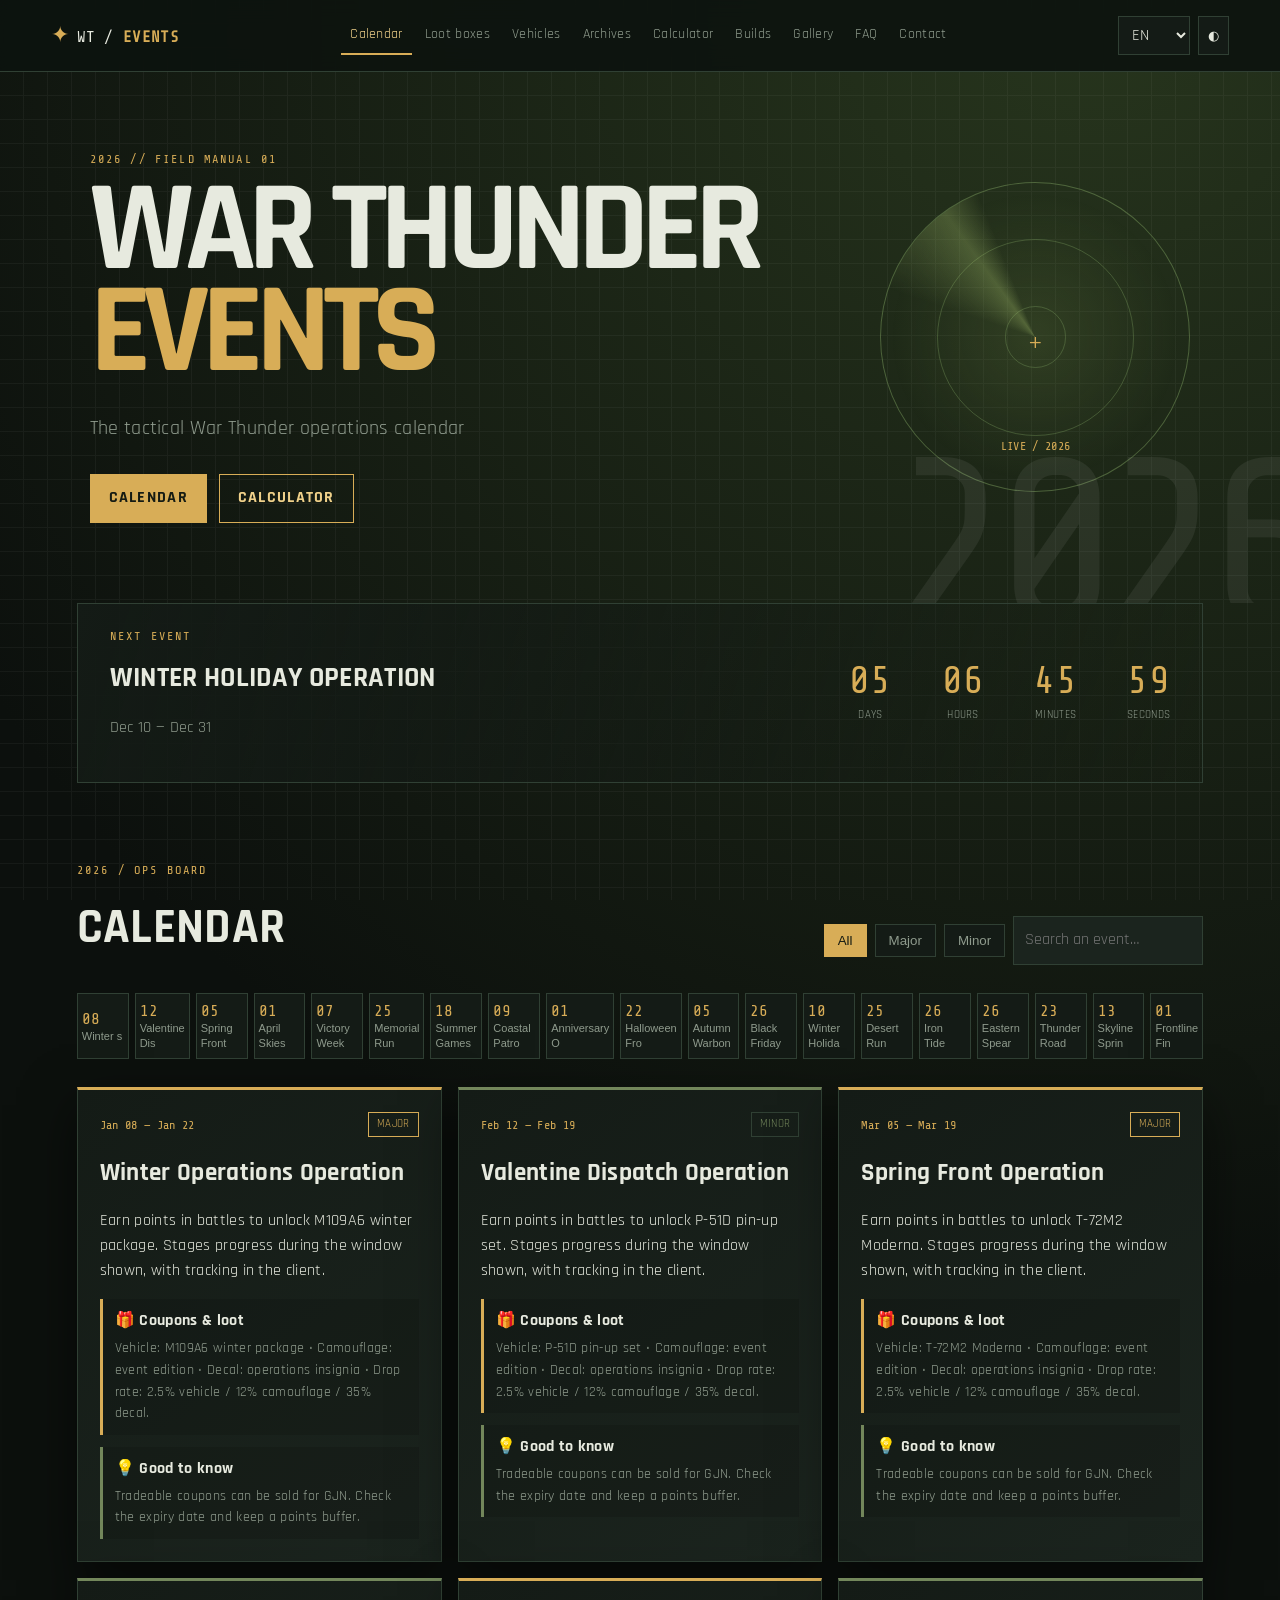
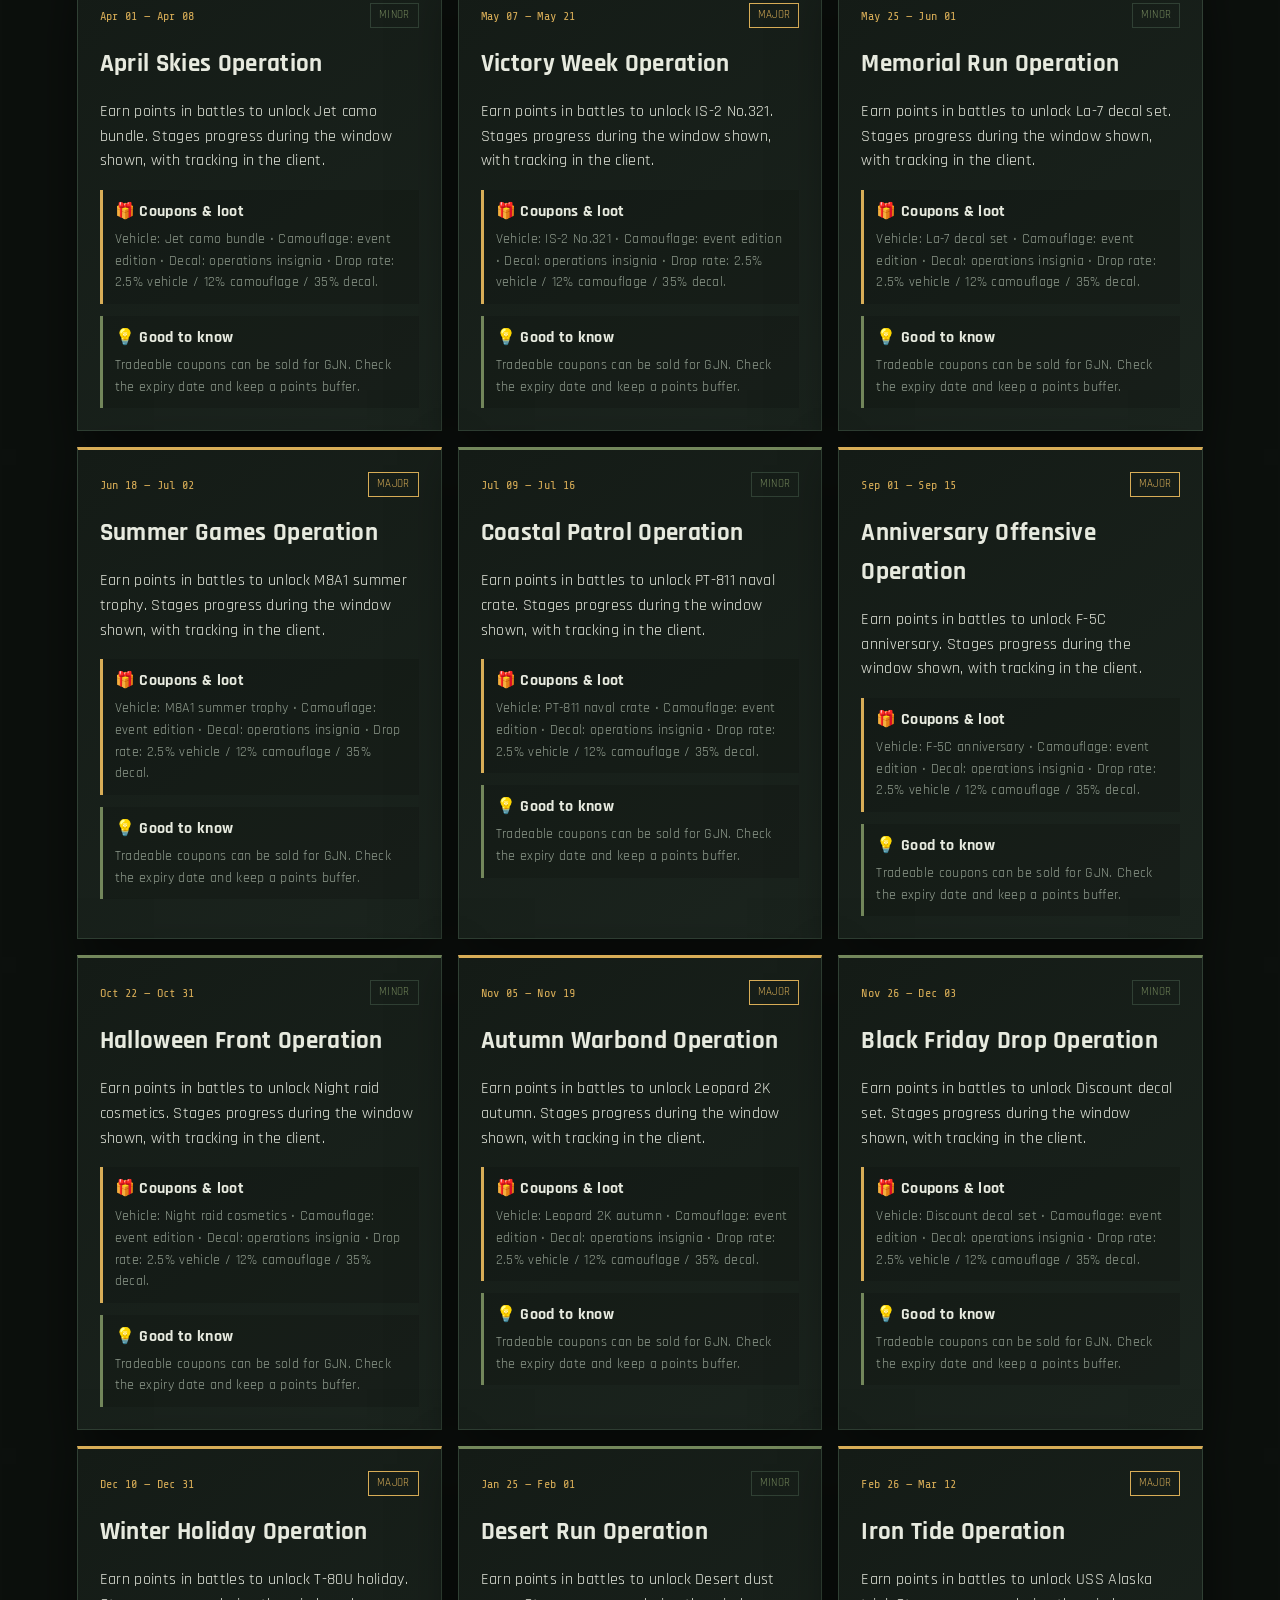
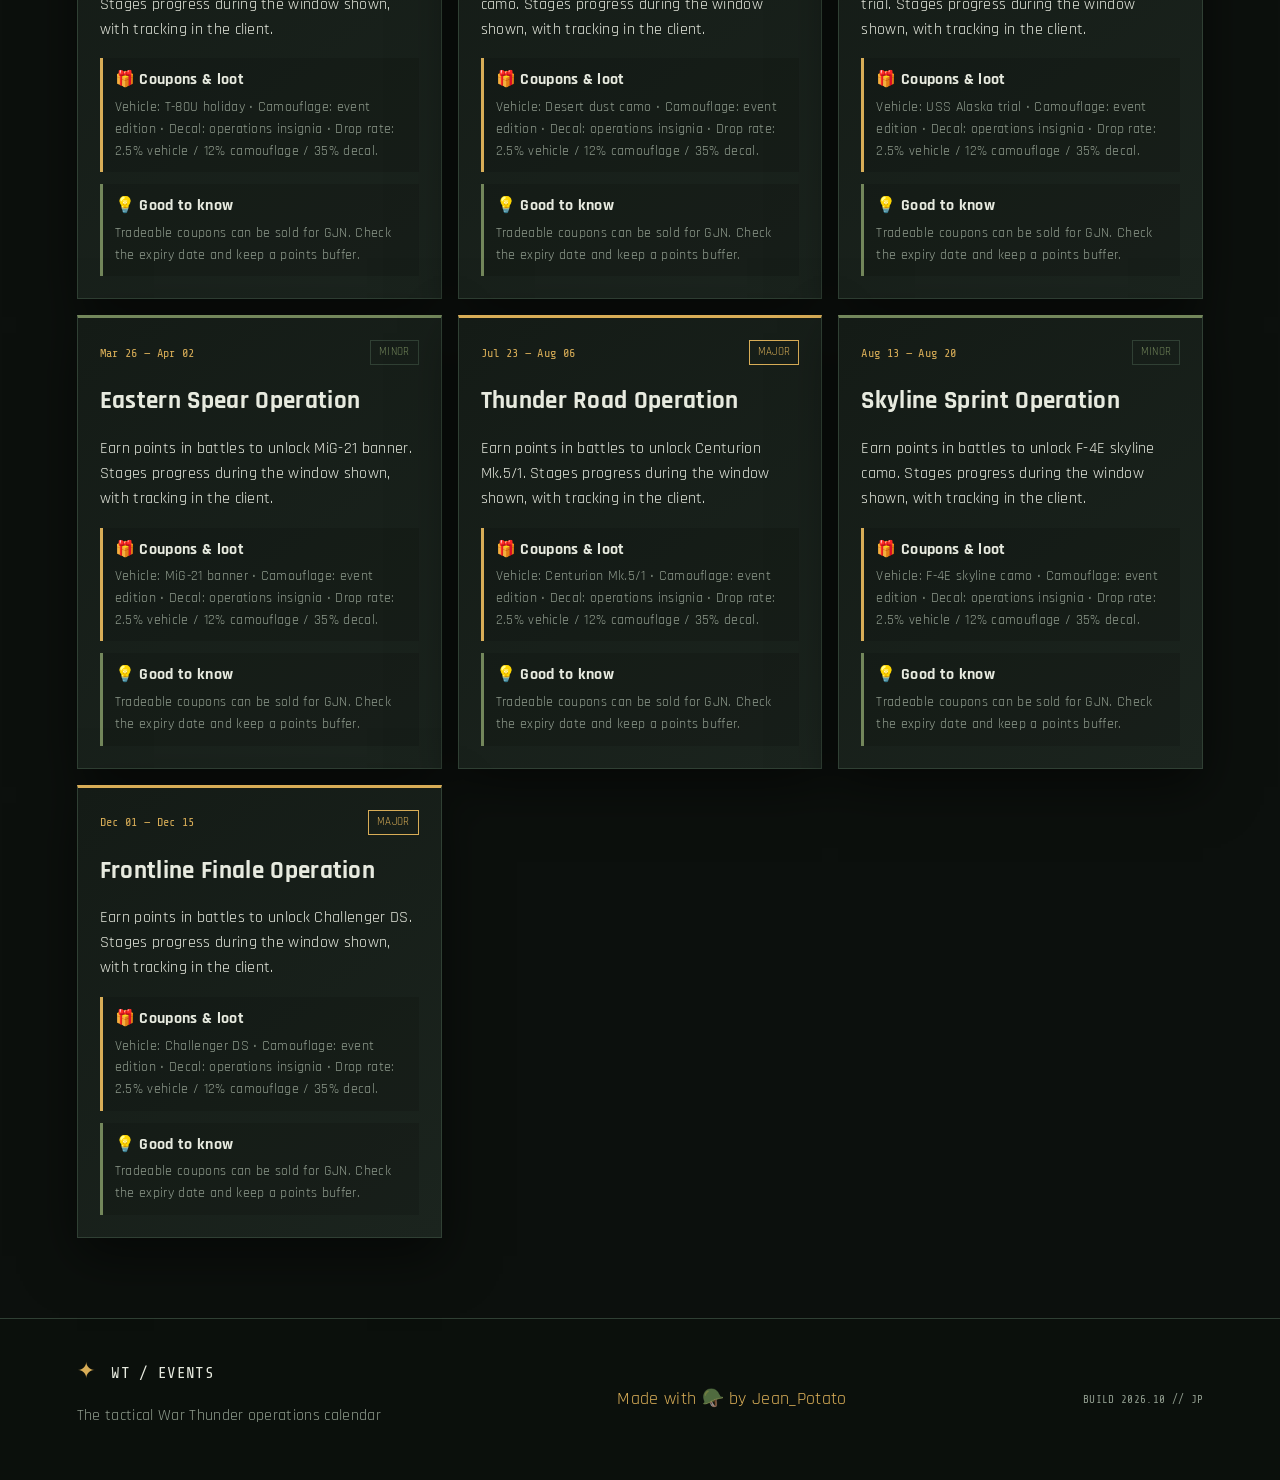
<file: index.html>
<!doctype html><html lang="fr"><head><meta charset="utf-8"><meta name="viewport" content="width=device-width,initial-scale=1"><meta name="author" content="Jean_Potato"><meta name="description" content="War Thunder Events 2026 — by Jean_Potato"><title>War Thunder Events 2026 — WT Events 2026</title><link rel="preconnect" href="https://fonts.googleapis.com"><link href="https://fonts.googleapis.com/css2?family=Rajdhani:wght@400;500;600;700&family=Share+Tech+Mono&display=swap" rel="stylesheet"><link rel="stylesheet" href="style.css"></head><body><div id="site-header"></div><main class="page-wrap"><section class="hero"><div class="hero-copy"><p class="eyebrow">2026 // FIELD MANUAL 01</p><h1>War Thunder<br><em>Events</em></h1><p class="lede" data-i18n="tagline"></p><div class="hero-actions"><a class="button button-gold" href="#calendar" data-i18n="home"></a><a class="button button-ghost" href="calculateur.html" data-i18n="calculator"></a></div></div><div class="hero-radar"><div class="radar-ring r1"></div><div class="radar-ring r2"></div><div class="radar-sweep"></div><span class="radar-cross">+</span><div class="radar-label">LIVE / 2026</div></div></section><section class="countdown-panel"><div><p class="eyebrow" data-i18n="next"></p><h2 id="next-name">—</h2><p id="next-date" class="muted">—</p></div><div id="countdown" class="countdown"><div><b id="cd-days">00</b><small data-i18n="days"></small></div><div><b id="cd-hours">00</b><small data-i18n="hours"></small></div><div><b id="cd-minutes">00</b><small data-i18n="minutes"></small></div><div><b id="cd-seconds">00</b><small data-i18n="seconds"></small></div></div></section><section id="calendar" class="section"><div class="section-head"><div><p class="eyebrow">2026 / OPS BOARD</p><h2 data-i18n="home"></h2></div><div class="filters"><button class="filter active" data-filter="all" data-i18n="all"></button><button class="filter" data-filter="major" data-i18n="major"></button><button class="filter" data-filter="minor" data-i18n="minor"></button><input id="event-search" type="search" data-i18n-placeholder="search" placeholder="Search…"></div></div><div id="calendar-grid" class="calendar-grid"></div><div id="events-grid" class="cards-grid"></div></section></main><div id="site-footer"></div><script src="i18n.js"></script><script src="script.js"></script><script>injectLayout('index');initTheme();applyLang();if(window.pageRender) window.pageRender();</script></body></html>
</file>
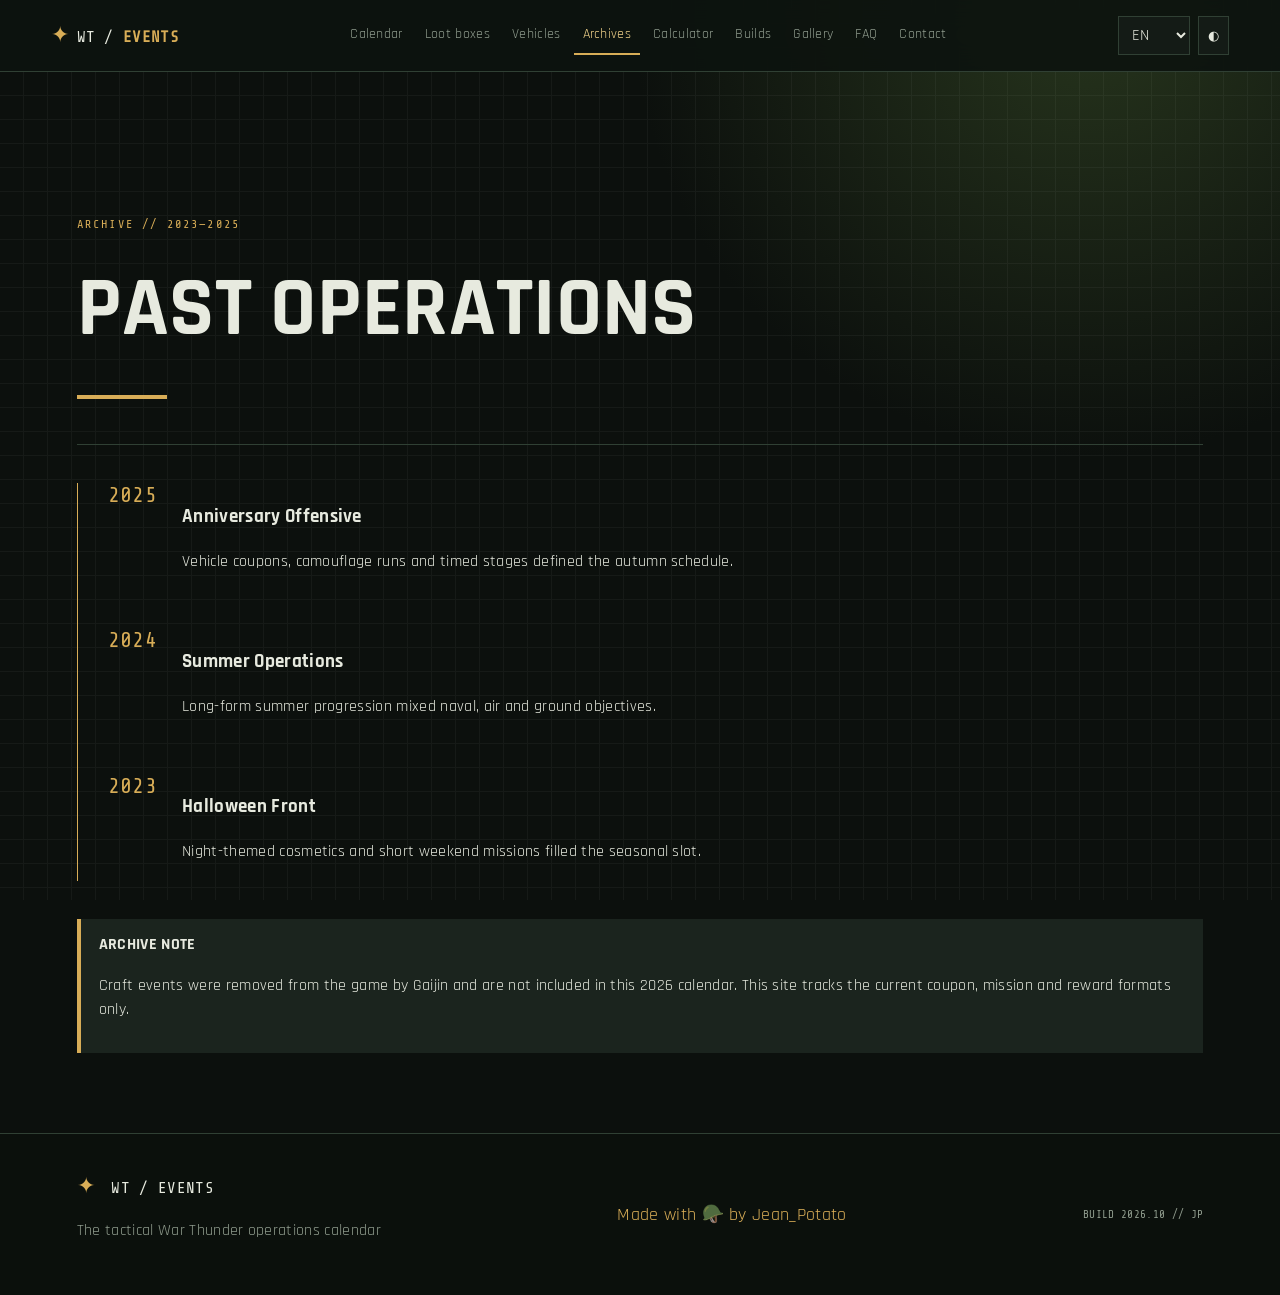
<file: archives.html>
<!doctype html><html lang="fr"><head><meta charset="utf-8"><meta name="viewport" content="width=device-width,initial-scale=1"><meta name="author" content="Jean_Potato"><meta name="description" content="War Thunder Events 2026 — by Jean_Potato"><title>Archives — WT Events 2026</title><link rel="preconnect" href="https://fonts.googleapis.com"><link href="https://fonts.googleapis.com/css2?family=Rajdhani:wght@400;500;600;700&family=Share+Tech+Mono&display=swap" rel="stylesheet"><link rel="stylesheet" href="style.css"></head><body><div id="site-header"></div><main class="page-wrap"><section class="content-narrow"><section class="page-hero"><p class="eyebrow">ARCHIVE // 2023—2025</p><h1 data-i18n="past"></h1><span class="hero-rule"></span></section><div class="timeline"><article><time>2025</time><div><h3>Anniversary Offensive</h3><p>Vehicle coupons, camouflage runs and timed stages defined the autumn schedule.</p></div></article><article><time>2024</time><div><h3>Summer Operations</h3><p>Long-form summer progression mixed naval, air and ground objectives.</p></div></article><article><time>2023</time><div><h3>Halloween Front</h3><p>Night-themed cosmetics and short weekend missions filled the seasonal slot.</p></div></article></div><div class="warning-box"><strong>ARCHIVE NOTE</strong><p>Craft events were removed from the game by Gaijin and are not included in this 2026 calendar. This site tracks the current coupon, mission and reward formats only.</p></div></section></main><div id="site-footer"></div><script src="i18n.js"></script><script src="script.js"></script><script>injectLayout('archives');initTheme();applyLang();if(window.pageRender) window.pageRender();</script></body></html>
</file>
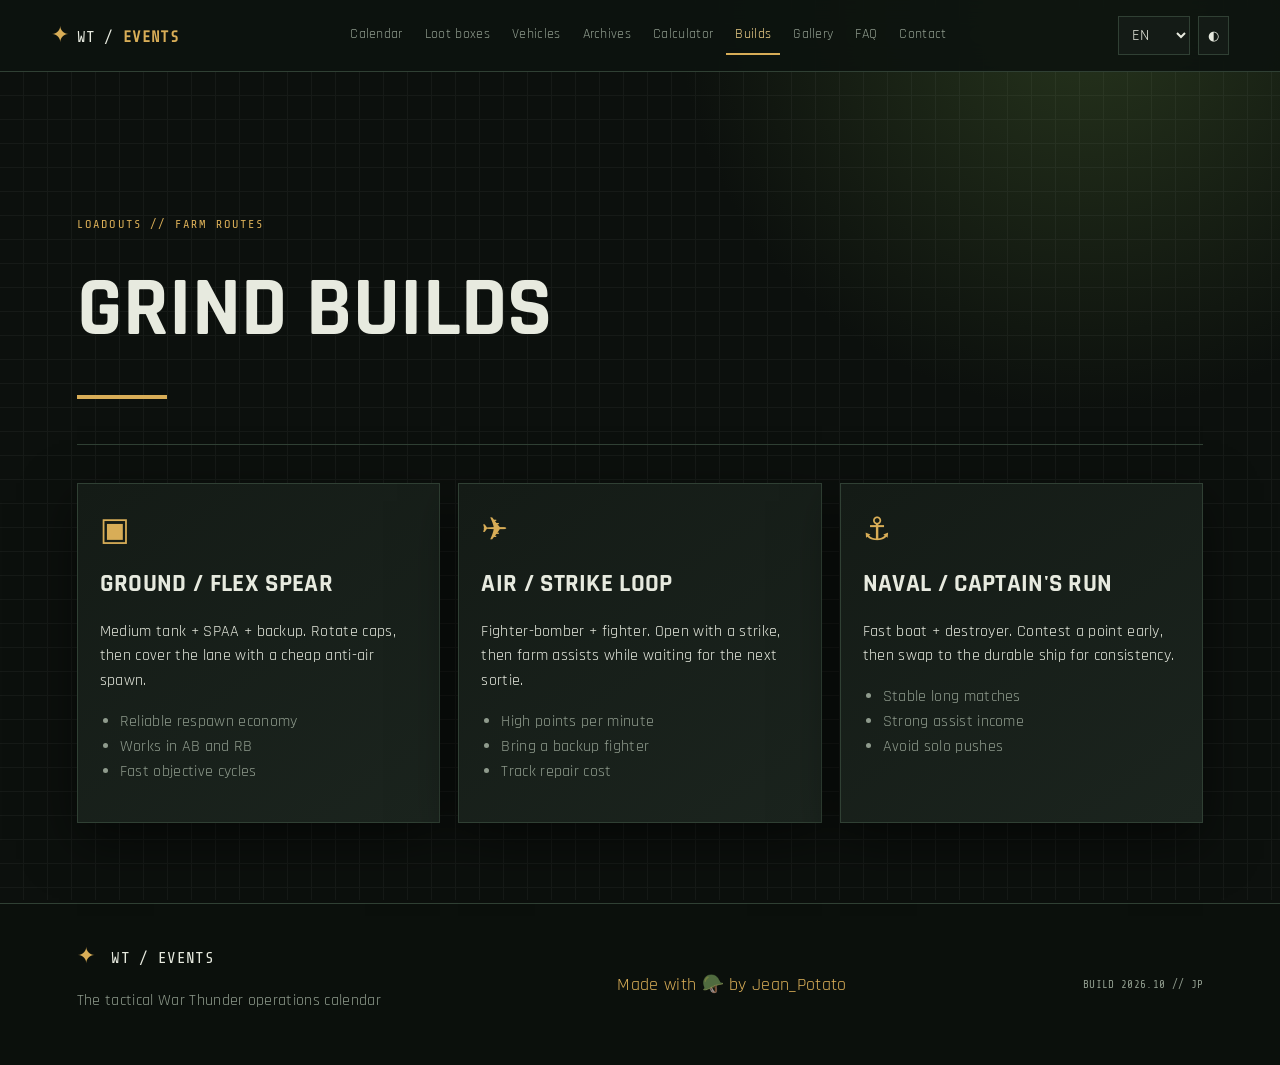
<file: builds.html>
<!doctype html><html lang="fr"><head><meta charset="utf-8"><meta name="viewport" content="width=device-width,initial-scale=1"><meta name="author" content="Jean_Potato"><meta name="description" content="War Thunder Events 2026 — by Jean_Potato"><title>Builds — WT Events 2026</title><link rel="preconnect" href="https://fonts.googleapis.com"><link href="https://fonts.googleapis.com/css2?family=Rajdhani:wght@400;500;600;700&family=Share+Tech+Mono&display=swap" rel="stylesheet"><link rel="stylesheet" href="style.css"></head><body><div id="site-header"></div><main class="page-wrap"><section class="content-narrow"><section class="page-hero"><p class="eyebrow">LOADOUTS // FARM ROUTES</p><h1 data-i18n="grind"></h1><span class="hero-rule"></span></section><div class="build-grid"><article class="build panel"><span class="build-icon">▣</span><h3>GROUND / FLEX SPEAR</h3><p>Medium tank + SPAA + backup. Rotate caps, then cover the lane with a cheap anti-air spawn.</p><ul><li>Reliable respawn economy</li><li>Works in AB and RB</li><li>Fast objective cycles</li></ul></article><article class="build panel"><span class="build-icon">✈</span><h3>AIR / STRIKE LOOP</h3><p>Fighter-bomber + fighter. Open with a strike, then farm assists while waiting for the next sortie.</p><ul><li>High points per minute</li><li>Bring a backup fighter</li><li>Track repair cost</li></ul></article><article class="build panel"><span class="build-icon">⚓</span><h3>NAVAL / CAPTAIN'S RUN</h3><p>Fast boat + destroyer. Contest a point early, then swap to the durable ship for consistency.</p><ul><li>Stable long matches</li><li>Strong assist income</li><li>Avoid solo pushes</li></ul></article></div></section></main><div id="site-footer"></div><script src="i18n.js"></script><script src="script.js"></script><script>injectLayout('builds');initTheme();applyLang();if(window.pageRender) window.pageRender();</script></body></html>
</file>
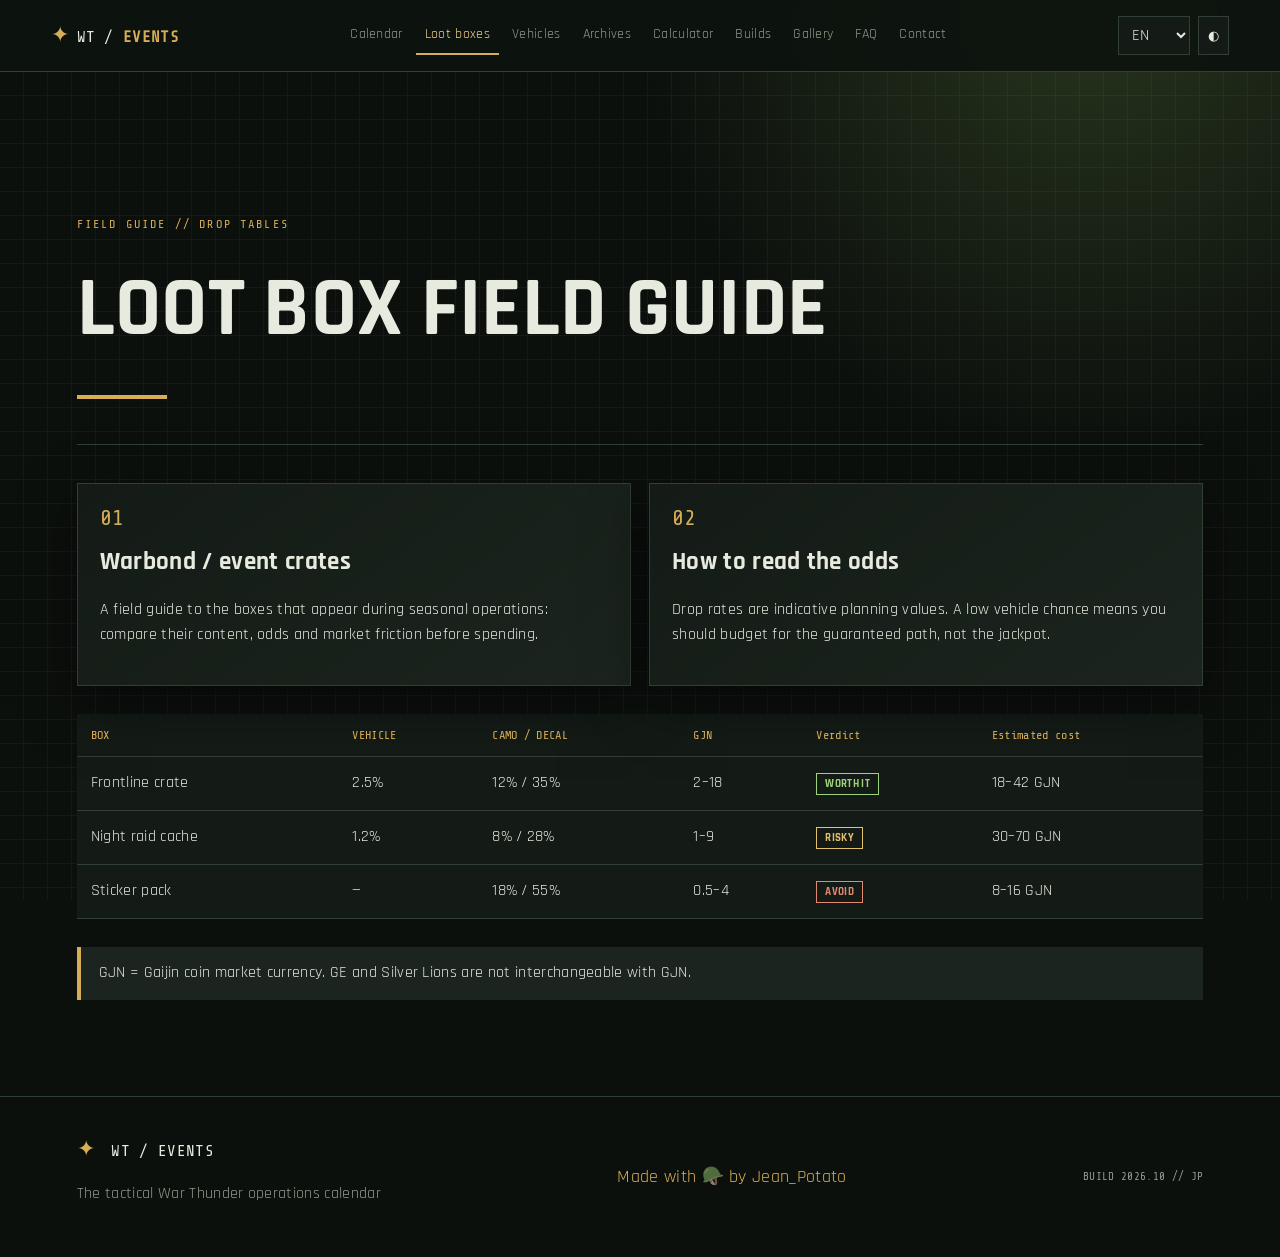
<file: caisses.html>
<!doctype html><html lang="fr"><head><meta charset="utf-8"><meta name="viewport" content="width=device-width,initial-scale=1"><meta name="author" content="Jean_Potato"><meta name="description" content="War Thunder Events 2026 — by Jean_Potato"><title>Loot Boxes — WT Events 2026</title><link rel="preconnect" href="https://fonts.googleapis.com"><link href="https://fonts.googleapis.com/css2?family=Rajdhani:wght@400;500;600;700&family=Share+Tech+Mono&display=swap" rel="stylesheet"><link rel="stylesheet" href="style.css"></head><body><div id="site-header"></div><main class="page-wrap"><section class="content-narrow"><section class="page-hero"><p class="eyebrow">FIELD GUIDE // DROP TABLES</p><h1 data-i18n="loot"></h1><span class="hero-rule"></span></section><div class="info-grid"><article class="panel"><span class="number">01</span><h3>Warbond / event crates</h3><p data-copy="boxesIntro">A field guide to the boxes that appear during seasonal operations: compare their content, odds and market friction before spending.</p></article><article class="panel"><span class="number">02</span><h3>How to read the odds</h3><p data-copy="oddsIntro">Drop rates are indicative planning values. A low vehicle chance means you should budget for the guaranteed path, not the jackpot.</p></article></div><div class="table-wrap"><table><thead><tr><th>BOX</th><th>VEHICLE</th><th>CAMO / DECAL</th><th>GJN</th><th data-i18n="verdict"></th><th data-i18n="estimate"></th></tr></thead><tbody><tr><td>Frontline crate</td><td>2.5%</td><td>12% / 35%</td><td>2–18</td><td><b class="badge good" data-i18n="worth"></b></td><td>18–42 GJN</td></tr><tr><td>Night raid cache</td><td>1.2%</td><td>8% / 28%</td><td>1–9</td><td><b class="badge warn" data-i18n="risky"></b></td><td>30–70 GJN</td></tr><tr><td>Sticker pack</td><td>—</td><td>18% / 55%</td><td>0.5–4</td><td><b class="badge bad" data-i18n="avoid"></b></td><td>8–16 GJN</td></tr></tbody></table></div><p class="callout">GJN = Gaijin coin market currency. GE and Silver Lions are not interchangeable with GJN.</p></section></main><div id="site-footer"></div><script src="i18n.js"></script><script src="script.js"></script><script>injectLayout('caisses');initTheme();applyLang();if(window.pageRender) window.pageRender();</script></body></html>
</file>
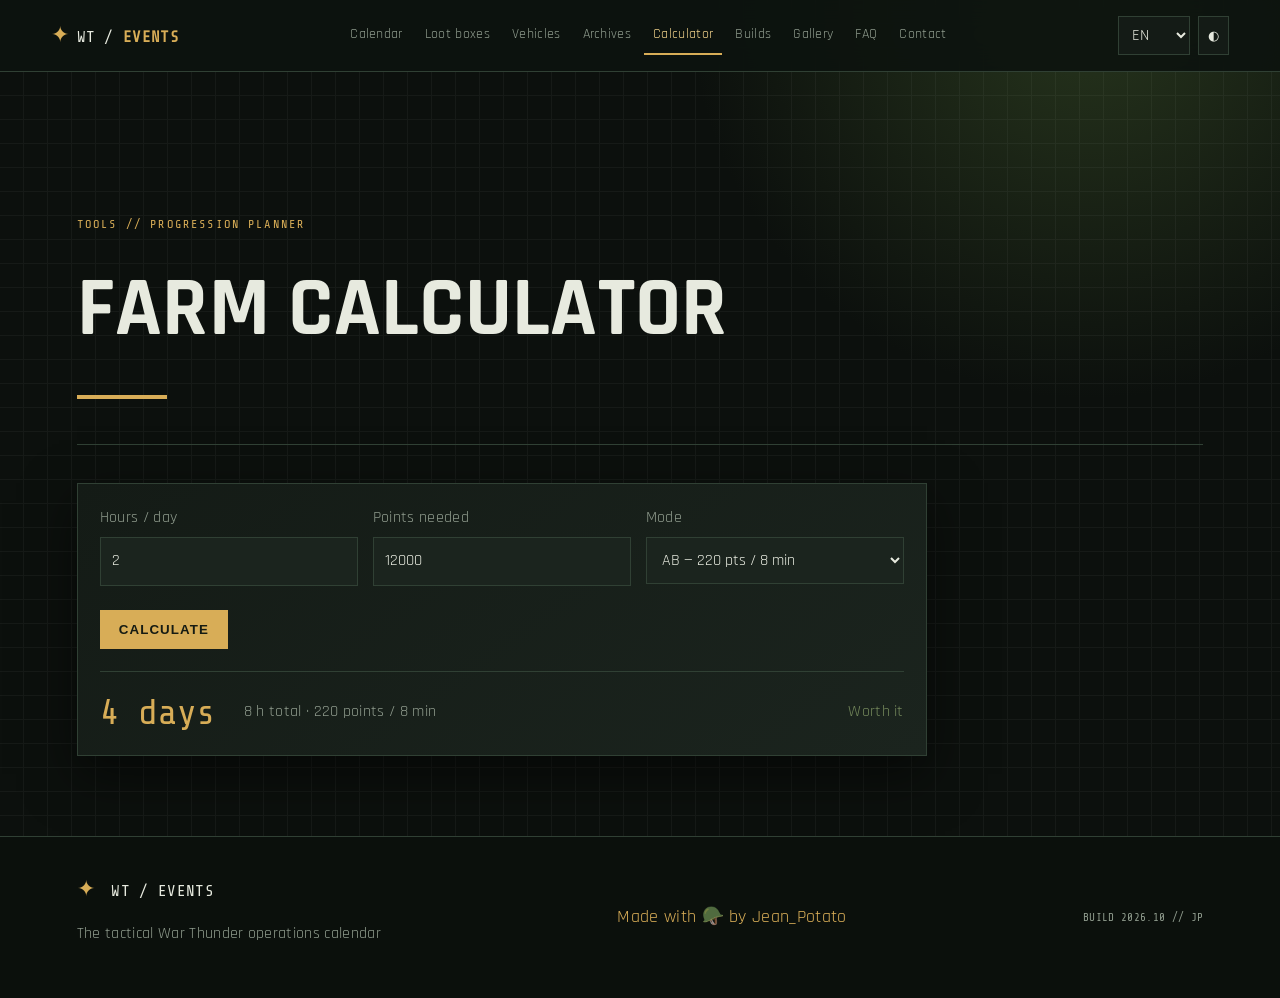
<file: calculateur.html>
<!doctype html><html lang="fr"><head><meta charset="utf-8"><meta name="viewport" content="width=device-width,initial-scale=1"><meta name="author" content="Jean_Potato"><meta name="description" content="War Thunder Events 2026 — by Jean_Potato"><title>Calculator — WT Events 2026</title><link rel="preconnect" href="https://fonts.googleapis.com"><link href="https://fonts.googleapis.com/css2?family=Rajdhani:wght@400;500;600;700&family=Share+Tech+Mono&display=swap" rel="stylesheet"><link rel="stylesheet" href="style.css"></head><body><div id="site-header"></div><main class="page-wrap"><section class="content-narrow"><section class="page-hero"><p class="eyebrow">TOOLS // PROGRESSION PLANNER</p><h1 data-i18n="farm"></h1><span class="hero-rule"></span></section><div class="calculator panel"><div class="form-grid"><label><span data-i18n="hoursDay"></span><input id="hours-day" type="number" value="2" min="0.5" step="0.5"></label><label><span data-i18n="needed"></span><input id="points-needed" type="number" value="12000" min="1"></label><label><span data-i18n="mode"></span><select id="farm-mode"><option value="AB">AB — 220 pts / 8 min</option><option value="RB">RB — 340 pts / 11 min</option><option value="SB">SB — 480 pts / 15 min</option></select></label></div><button id="calc-btn" class="button button-gold" data-i18n="calculate"></button><div id="calc-result" class="result-box"></div></div></section></main><div id="site-footer"></div><script src="i18n.js"></script><script src="script.js"></script><script>injectLayout('calculateur');initTheme();applyLang();if(window.pageRender) window.pageRender();</script></body></html>
</file>
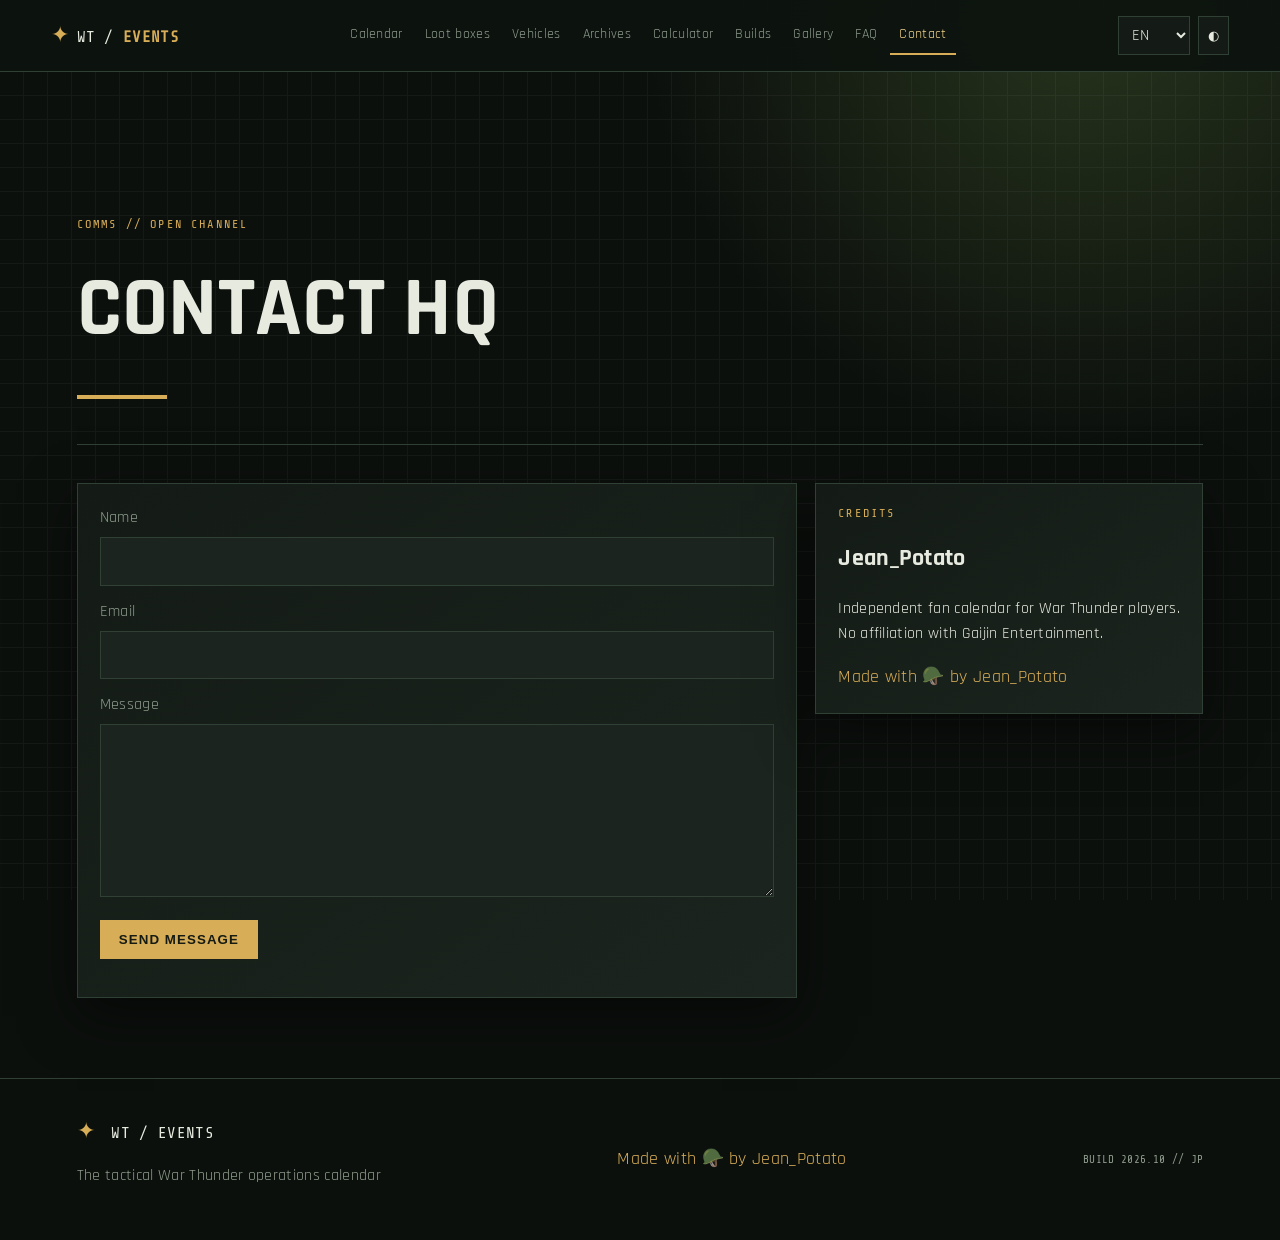
<file: contact.html>
<!doctype html><html lang="fr"><head><meta charset="utf-8"><meta name="viewport" content="width=device-width,initial-scale=1"><meta name="author" content="Jean_Potato"><meta name="description" content="War Thunder Events 2026 — by Jean_Potato"><title>Contact — WT Events 2026</title><link rel="preconnect" href="https://fonts.googleapis.com"><link href="https://fonts.googleapis.com/css2?family=Rajdhani:wght@400;500;600;700&family=Share+Tech+Mono&display=swap" rel="stylesheet"><link rel="stylesheet" href="style.css"></head><body><div id="site-header"></div><main class="page-wrap"><section class="content-narrow"><section class="page-hero"><p class="eyebrow">COMMS // OPEN CHANNEL</p><h1 data-i18n="contactTitle"></h1><span class="hero-rule"></span></section><div class="contact-grid"><form id="contact-form" class="panel"><label><span data-i18n="name"></span><input id="contact-name" required></label><label><span data-i18n="email"></span><input id="contact-email" type="email" required></label><label><span data-i18n="message"></span><textarea id="contact-message" rows="6" required></textarea></label><button class="button button-gold" type="submit" data-i18n="send"></button><p id="form-status" class="muted"></p></form><aside class="panel credits"><p class="eyebrow">CREDITS</p><h2>Jean_Potato</h2><p>Independent fan calendar for War Thunder players. No affiliation with Gaijin Entertainment.</p><div class="signature" data-i18n="signature"></div></aside></div></section></main><div id="site-footer"></div><script src="i18n.js"></script><script src="script.js"></script><script>injectLayout('contact');initTheme();applyLang();if(window.pageRender) window.pageRender();</script></body></html>
</file>
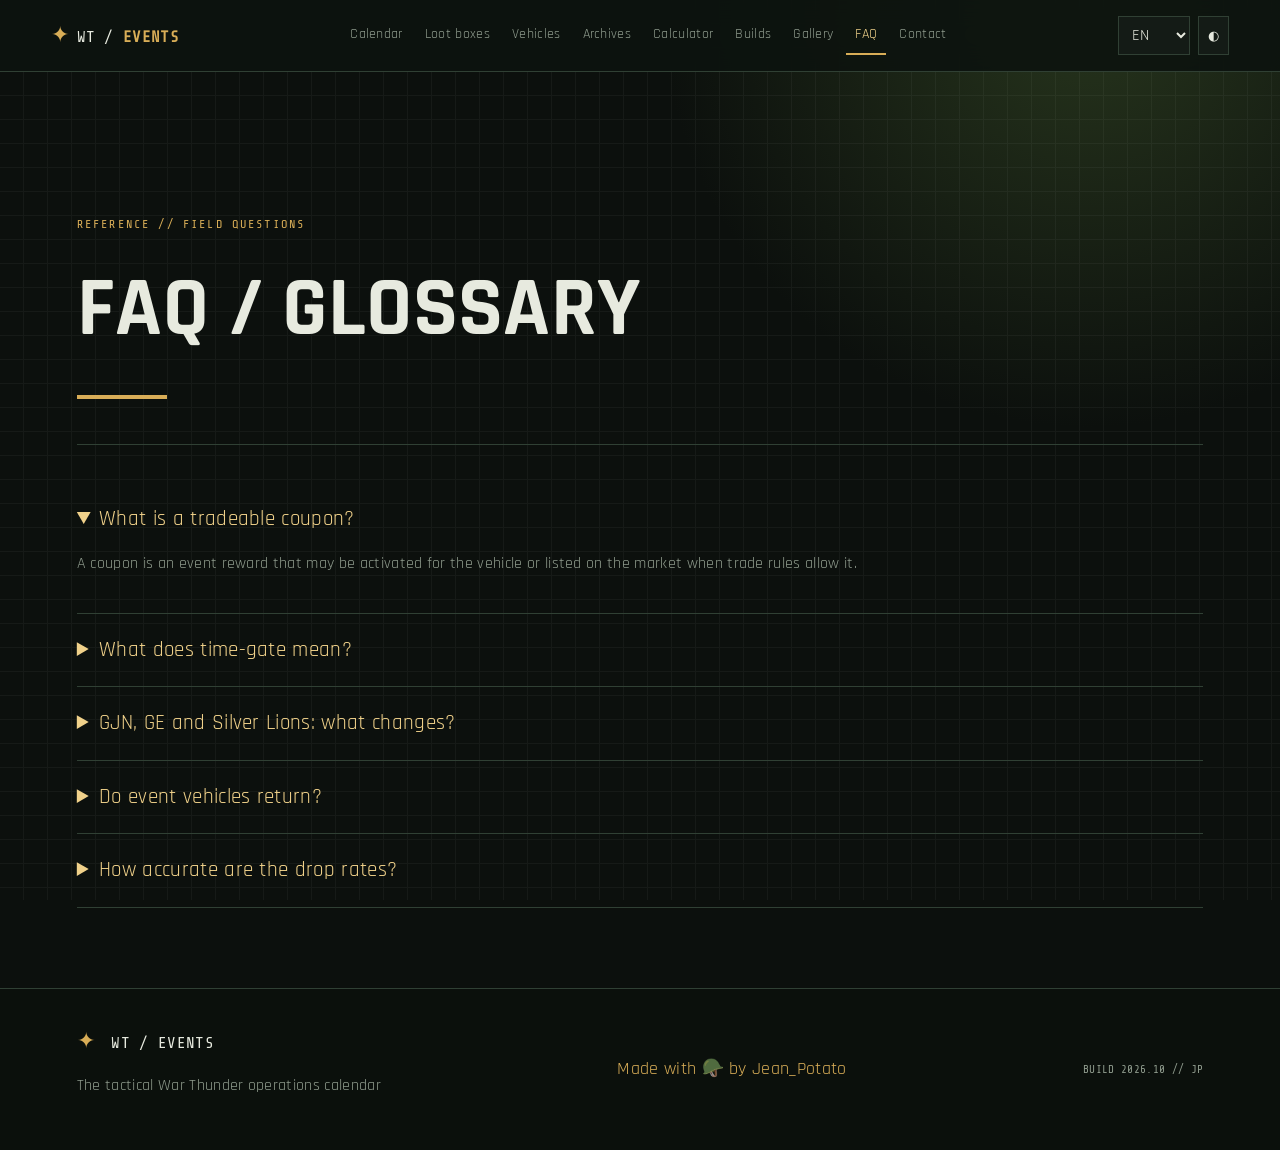
<file: faq.html>
<!doctype html><html lang="fr"><head><meta charset="utf-8"><meta name="viewport" content="width=device-width,initial-scale=1"><meta name="author" content="Jean_Potato"><meta name="description" content="War Thunder Events 2026 — by Jean_Potato"><title>FAQ — WT Events 2026</title><link rel="preconnect" href="https://fonts.googleapis.com"><link href="https://fonts.googleapis.com/css2?family=Rajdhani:wght@400;500;600;700&family=Share+Tech+Mono&display=swap" rel="stylesheet"><link rel="stylesheet" href="style.css"></head><body><div id="site-header"></div><main class="page-wrap"><section class="content-narrow"><section class="page-hero"><p class="eyebrow">REFERENCE // FIELD QUESTIONS</p><h1 data-i18n="faqTitle"></h1><span class="hero-rule"></span></section><div class="faq-list"><details open><summary>What is a tradeable coupon?</summary><p>A coupon is an event reward that may be activated for the vehicle or listed on the market when trade rules allow it.</p></details><details><summary>What does time-gate mean?</summary><p>A time-gate is a stage that becomes available only after a scheduled reset. Plan sessions around the window, not just the total points.</p></details><details><summary>GJN, GE and Silver Lions: what changes?</summary><p>GJN is market currency, GE is premium currency, and Silver Lions pay ordinary game costs. They have separate uses.</p></details><details><summary>Do event vehicles return?</summary><p>Some vehicles can return through later sales or market listings, but there is no guaranteed schedule. Treat a live event as the safest acquisition window.</p></details><details><summary>How accurate are the drop rates?</summary><p>Use the published in-game panel as the authority. This guide is a planning reference and does not promise a specific result.</p></details></div></section></main><div id="site-footer"></div><script src="i18n.js"></script><script src="script.js"></script><script>injectLayout('faq');initTheme();applyLang();if(window.pageRender) window.pageRender();</script></body></html>
</file>
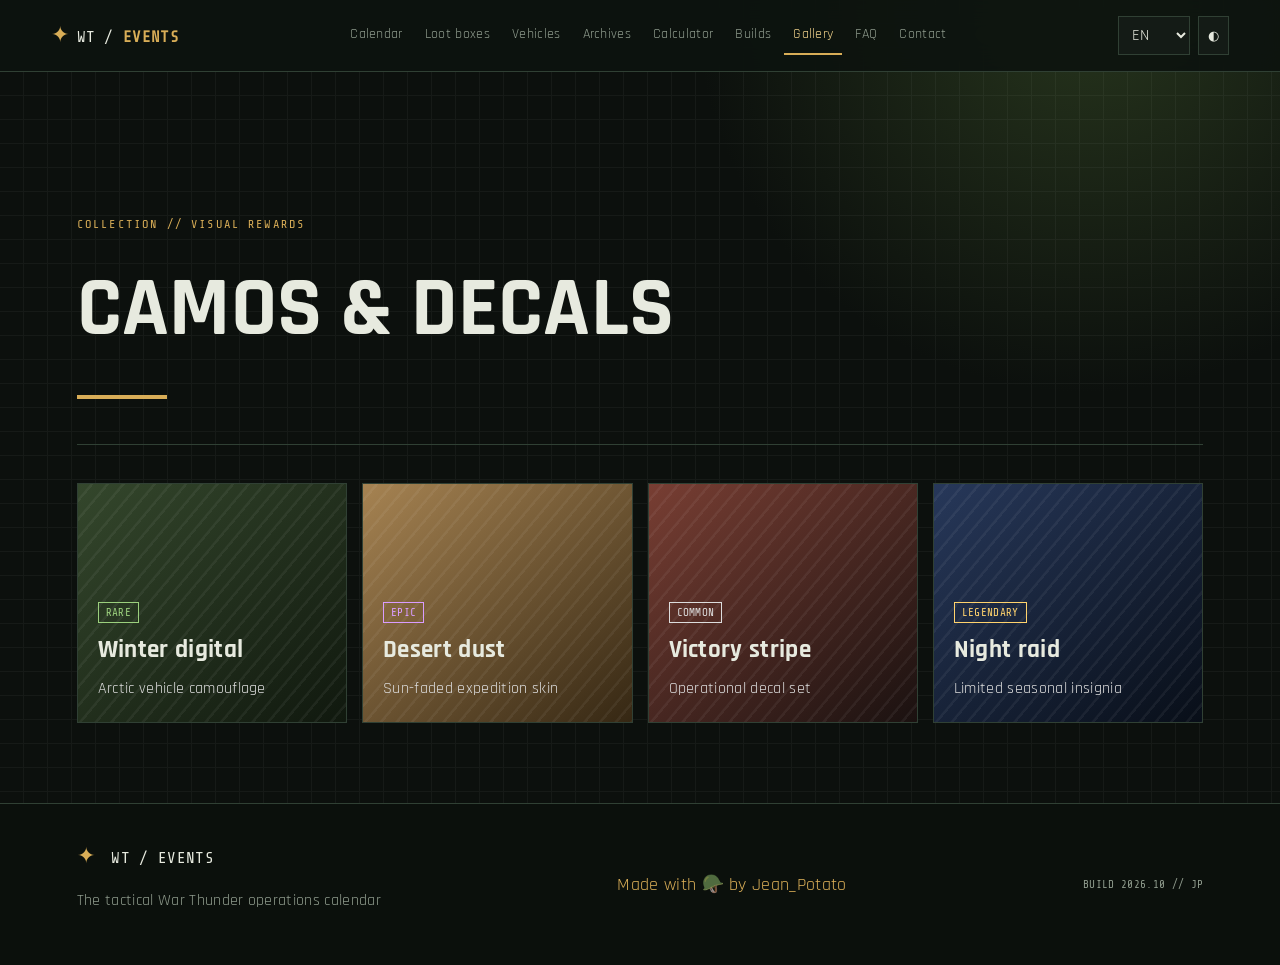
<file: galerie.html>
<!doctype html><html lang="fr"><head><meta charset="utf-8"><meta name="viewport" content="width=device-width,initial-scale=1"><meta name="author" content="Jean_Potato"><meta name="description" content="War Thunder Events 2026 — by Jean_Potato"><title>Gallery — WT Events 2026</title><link rel="preconnect" href="https://fonts.googleapis.com"><link href="https://fonts.googleapis.com/css2?family=Rajdhani:wght@400;500;600;700&family=Share+Tech+Mono&display=swap" rel="stylesheet"><link rel="stylesheet" href="style.css"></head><body><div id="site-header"></div><main class="page-wrap"><section class="content-narrow"><section class="page-hero"><p class="eyebrow">COLLECTION // VISUAL REWARDS</p><h1 data-i18n="galleryTitle"></h1><span class="hero-rule"></span></section><div class="gallery-grid"><article class="gallery-tile tile-olive"><span class="rarity rare">RARE</span><h3>Winter digital</h3><p>Arctic vehicle camouflage</p></article><article class="gallery-tile tile-sand"><span class="rarity epic">EPIC</span><h3>Desert dust</h3><p>Sun-faded expedition skin</p></article><article class="gallery-tile tile-red"><span class="rarity common">COMMON</span><h3>Victory stripe</h3><p>Operational decal set</p></article><article class="gallery-tile tile-night"><span class="rarity legendary">LEGENDARY</span><h3>Night raid</h3><p>Limited seasonal insignia</p></article></div></section></main><div id="site-footer"></div><script src="i18n.js"></script><script src="script.js"></script><script>injectLayout('galerie');initTheme();applyLang();if(window.pageRender) window.pageRender();</script></body></html>
</file>
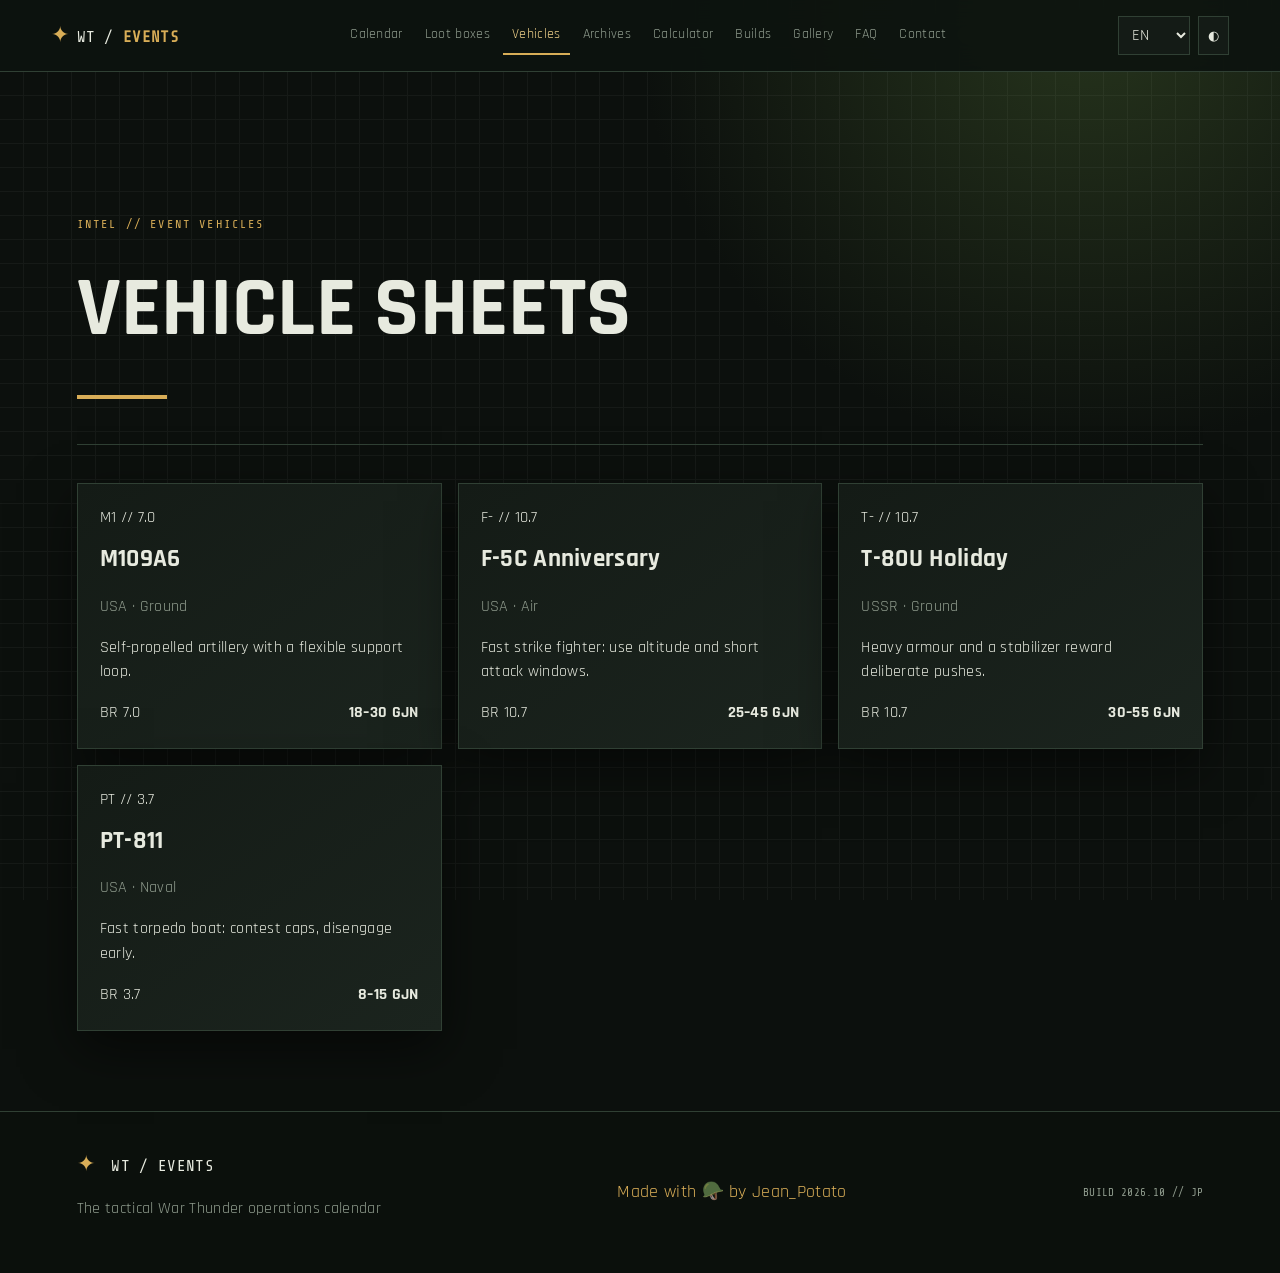
<file: vehicules.html>
<!doctype html><html lang="fr"><head><meta charset="utf-8"><meta name="viewport" content="width=device-width,initial-scale=1"><meta name="author" content="Jean_Potato"><meta name="description" content="War Thunder Events 2026 — by Jean_Potato"><title>Vehicles — WT Events 2026</title><link rel="preconnect" href="https://fonts.googleapis.com"><link href="https://fonts.googleapis.com/css2?family=Rajdhani:wght@400;500;600;700&family=Share+Tech+Mono&display=swap" rel="stylesheet"><link rel="stylesheet" href="style.css"></head><body><div id="site-header"></div><main class="page-wrap"><section class="content-narrow"><section class="page-hero"><p class="eyebrow">INTEL // EVENT VEHICLES</p><h1 data-i18n="vehicleSheets"></h1><span class="hero-rule"></span></section><div id="vehicle-list" class="cards-grid"></div></section></main><div id="site-footer"></div><script src="i18n.js"></script><script src="script.js"></script><script>injectLayout('vehicules');initTheme();applyLang();if(window.pageRender) window.pageRender();</script></body></html>
</file>
<file: style.css>
:root{--bg:#0c100d;--panel:#141b16;--panel2:#1b241e;--text:#e7eadf;--muted:#8f9b8d;--line:#304034;--gold:#d8ad57;--gold2:#f0d18a;--olive:#73875b;--red:#d36b4e;--shadow:0 18px 50px #0008}*{box-sizing:border-box}html{scroll-behavior:smooth}body{margin:0;background:radial-gradient(circle at 85% 0,#27351d 0,transparent 27%),var(--bg);color:var(--text);font:16px/1.55 Rajdhani,system-ui,sans-serif;letter-spacing:.02em}body:before{content:"";position:fixed;inset:0;pointer-events:none;opacity:.045;background-image:linear-gradient(transparent 95%,#fff 96%),linear-gradient(90deg,transparent 95%,#fff 96%);background-size:24px 24px;z-index:-1}body.light{--bg:#eef0e8;--panel:#fff;--panel2:#e5e9df;--text:#182019;--muted:#607062;--line:#c4cec0;--shadow:0 18px 50px #53604422;background:radial-gradient(circle at 85% 0,#d9e0c7,transparent 32%),var(--bg)}a{color:inherit;text-decoration:none}.topbar{height:72px;border-bottom:1px solid var(--line);display:flex;align-items:center;padding:0 clamp(18px,4vw,64px);gap:28px;background:#0d130fe8;backdrop-filter:blur(14px);position:sticky;top:0;z-index:5}.light .topbar{background:#f7f9f1e8}.logo{font-family:'Share Tech Mono',monospace;font-size:16px;white-space:nowrap}.logo-mark{color:var(--gold);font-size:22px;margin-right:7px}.logo b{color:var(--gold)}nav{display:flex;gap:4px;align-items:center;flex:1;justify-content:center}nav a{color:var(--muted);font-size:14px;padding:8px 9px;border-bottom:2px solid transparent}nav a:hover,nav a.active{color:var(--gold2);border-color:var(--gold)}.tools{display:flex;gap:8px}.tools select,.theme-toggle,.nav-toggle{background:var(--panel);border:1px solid var(--line);color:var(--text);padding:7px 9px}.theme-toggle{cursor:pointer}.nav-toggle{display:none}.page-wrap{max-width:1440px;margin:auto}.hero{min-height:500px;padding:80px clamp(24px,7vw,110px);display:flex;align-items:center;justify-content:space-between;position:relative;overflow:hidden}.hero:after{content:'2026';position:absolute;right:-30px;bottom:-80px;font:240px 'Share Tech Mono';color:#fff1;letter-spacing:-.1em}.hero-copy{position:relative;z-index:1}.eyebrow{color:var(--gold);font:12px 'Share Tech Mono';letter-spacing:.18em;margin:0 0 14px}.hero h1{font-size:clamp(60px,10vw,140px);line-height:.8;margin:0 0 28px;text-transform:uppercase;letter-spacing:-.06em}.hero h1 em{color:var(--gold);font-style:normal}.lede{font-size:20px;color:var(--muted);max-width:480px}.hero-actions{display:flex;gap:12px;margin-top:30px}.button{display:inline-block;border:1px solid var(--gold);padding:11px 18px;font-weight:700;text-transform:uppercase;letter-spacing:.08em;cursor:pointer}.button-gold{background:var(--gold);color:#151b13}.button-ghost{color:var(--gold2)}.hero-radar{width:310px;height:310px;border:1px solid #77975a88;border-radius:50%;position:relative;background:radial-gradient(circle,#768e4b33,transparent 66%)}.radar-ring{position:absolute;border:1px solid #77975a66;border-radius:50%;inset:18%;}.radar-ring.r2{inset:40%}.radar-sweep{position:absolute;inset:0;border-radius:50%;background:conic-gradient(from 0deg,transparent 0 80%,#b8d47744 90%,transparent 94%);animation:spin 5s linear infinite}.radar-cross{position:absolute;inset:45%;text-align:center;color:var(--gold);font-size:28px}.radar-label{position:absolute;bottom:38px;left:0;right:0;text-align:center;color:var(--gold);font:12px 'Share Tech Mono'}@keyframes spin{to{transform:rotate(360deg)}}.countdown-panel{margin:0 clamp(18px,6vw,90px);padding:25px 32px;border:1px solid var(--line);background:linear-gradient(110deg,var(--panel),transparent);display:flex;justify-content:space-between;align-items:center}.countdown-panel h2{margin:0;text-transform:uppercase;font-size:28px}.muted{color:var(--muted)}.countdown{display:flex;gap:clamp(15px,4vw,50px)}.countdown div{text-align:center}.countdown b{display:block;font:38px 'Share Tech Mono';color:var(--gold)}.countdown small{font-size:11px;color:var(--muted)}.section,.content-narrow{padding:80px clamp(18px,6vw,90px)}.section-head{display:flex;justify-content:space-between;align-items:end;margin-bottom:28px}.section h2,.page-hero h1{font-size:48px;margin:0;text-transform:uppercase}.filters{display:flex;gap:8px;align-items:center}.filter{border:1px solid var(--line);background:var(--panel);color:var(--muted);padding:8px 13px;cursor:pointer}.filter.active{color:#151b13;background:var(--gold);border-color:var(--gold)}input,textarea,select{width:100%;background:var(--panel2);color:var(--text);border:1px solid var(--line);padding:11px;font:inherit}#event-search{width:190px}.calendar-grid{display:grid;grid-template-columns:repeat(19,1fr);gap:6px;margin-bottom:28px}.day-pill{border:1px solid var(--line);background:var(--panel);color:var(--text);padding:8px 4px;cursor:pointer;min-height:64px;text-align:left}.day-pill:hover{border-color:var(--gold)}.day-pill b{display:block;color:var(--gold);font:16px 'Share Tech Mono'}.day-pill span{font-size:11px;color:var(--muted)}.cards-grid{display:grid;grid-template-columns:repeat(3,1fr);gap:16px}.event-card,.panel{background:linear-gradient(145deg,var(--panel),var(--panel2));border:1px solid var(--line);padding:22px;box-shadow:var(--shadow)}.event-card{border-top:3px solid var(--olive);transition:.2s}.event-card:hover{transform:translateY(-4px);border-color:var(--gold)}.event-card.major{border-top-color:var(--gold)}.event-meta,.vehicle-foot{display:flex;justify-content:space-between;align-items:center;gap:8px}.date-chip{font:12px 'Share Tech Mono';color:var(--gold)}.badge{font-size:11px;padding:3px 8px;border:1px solid var(--line);text-transform:uppercase}.badge.major{color:var(--gold);border-color:var(--gold)}.badge.minor{color:var(--olive)}.event-card h3{font-size:25px;margin:17px 0 8px}.event-block{padding:10px 12px;margin-top:12px;border-left:3px solid var(--gold);background:#0002}.event-block.tip{border-color:var(--olive)}.event-block p{margin:4px 0 0;color:var(--muted);font-size:14px}.page-hero{padding:65px 0 45px;border-bottom:1px solid var(--line);margin-bottom:38px}.page-hero h1{font-size:clamp(42px,7vw,84px)}.hero-rule{display:block;width:90px;border-bottom:4px solid var(--gold);margin-top:20px}.info-grid,.build-grid,.contact-grid{display:grid;grid-template-columns:repeat(2,1fr);gap:18px}.build-grid{grid-template-columns:repeat(3,1fr)}.number{color:var(--gold);font:22px 'Share Tech Mono'}.panel h3{font-size:25px;margin:9px 0}.table-wrap{overflow:auto;margin-top:28px}.table-wrap table{width:100%;border-collapse:collapse;background:var(--panel)}th,td{padding:14px;text-align:left;border-bottom:1px solid var(--line)}th{color:var(--gold);font:12px 'Share Tech Mono'}.good{color:#9ed37c;border-color:#9ed37c}.warn{color:#e5c06b;border-color:#e5c06b}.bad{color:#e28a72;border-color:#e28a72}.callout,.warning-box{border-left:4px solid var(--gold);padding:14px 18px;background:var(--panel2);margin-top:28px}.timeline{border-left:1px solid var(--gold);padding-left:30px}.timeline article{display:flex;gap:25px;margin-bottom:38px}.timeline time{color:var(--gold);font:22px 'Share Tech Mono'}.calculator{max-width:850px}.form-grid{display:grid;grid-template-columns:1fr 1fr 1fr;gap:15px;margin-bottom:24px}label span{display:block;color:var(--muted);margin-bottom:6px}.result-box{margin-top:22px;border-top:1px solid var(--line);padding-top:20px;display:flex;gap:28px;align-items:center}.result-box strong{font:36px 'Share Tech Mono';color:var(--gold)}.result-box span{color:var(--muted)}.result-box em{margin-left:auto;color:var(--olive);font-style:normal}.build-icon{font-size:32px;color:var(--gold)}.build ul{padding-left:20px;color:var(--muted)}.gallery-grid{display:grid;grid-template-columns:repeat(4,1fr);gap:15px}.gallery-tile{height:240px;padding:20px;display:flex;flex-direction:column;justify-content:end;border:1px solid var(--line);position:relative;overflow:hidden}.gallery-tile:before{content:'';position:absolute;inset:0;background:repeating-linear-gradient(130deg,#fff0 0 9px,#fff2 10px 12px);opacity:.4}.gallery-tile>*{position:relative}.tile-olive{background:linear-gradient(140deg,#34472c,#10180e)}.tile-sand{background:linear-gradient(140deg,#a68352,#352713)}.tile-red{background:linear-gradient(140deg,#783e33,#1a1110)}.tile-night{background:linear-gradient(140deg,#27385a,#080e18)}.rarity{align-self:start;border:1px solid;padding:3px 7px;font:11px 'Share Tech Mono'}.rare{color:#9bd07d}.epic{color:#d99cff}.common{color:#ddd}.legendary{color:#ffd36d}.gallery-tile h3{font-size:25px;margin:8px 0}.gallery-tile p{margin:0;color:#ddd}.faq-list details{border-bottom:1px solid var(--line);padding:20px 0}.faq-list summary{cursor:pointer;color:var(--gold2);font-size:21px}.faq-list p{color:var(--muted);max-width:800px}.contact-grid{grid-template-columns:1.3fr .7fr}.contact-grid label{display:block;margin-bottom:14px}.contact-grid textarea{resize:vertical}.signature{color:var(--gold);font-size:18px}.credits{align-self:start}footer{border-top:1px solid var(--line);padding:35px clamp(18px,6vw,90px);display:flex;justify-content:space-between;gap:20px;align-items:center;background:#0b100c}.light footer{background:#dfe5d6}.footer-code{font:11px 'Share Tech Mono';color:var(--muted)}@media(max-width:1050px){nav{gap:0}nav a{font-size:12px;padding:7px 5px}.calendar-grid{grid-template-columns:repeat(10,1fr)}}@media(max-width:750px){.topbar{height:62px}.topbar nav{display:none;position:absolute;top:62px;left:0;right:0;background:var(--panel);padding:14px;flex-wrap:wrap;justify-content:flex-start;border-bottom:1px solid var(--line)}.nav-open nav{display:flex}.nav-toggle{display:block;color:var(--gold);cursor:pointer}.hero{min-height:650px;display:block;padding-top:70px}.hero-radar{width:220px;height:220px;margin:55px auto 0}.hero h1{font-size:68px}.countdown-panel,.section-head{display:block}.countdown{margin-top:24px;justify-content:space-between}.filters{margin-top:20px;flex-wrap:wrap}.cards-grid,.build-grid,.info-grid,.contact-grid{grid-template-columns:1fr}.calendar-grid{grid-template-columns:repeat(5,1fr)}#event-search{width:100%;order:2}.form-grid{grid-template-columns:1fr}.gallery-grid{grid-template-columns:repeat(2,1fr)}.gallery-tile{height:190px}footer{display:block}.footer-code{margin-top:15px}.result-box{display:block}.result-box em{display:block;margin-top:12px}}
</file>
